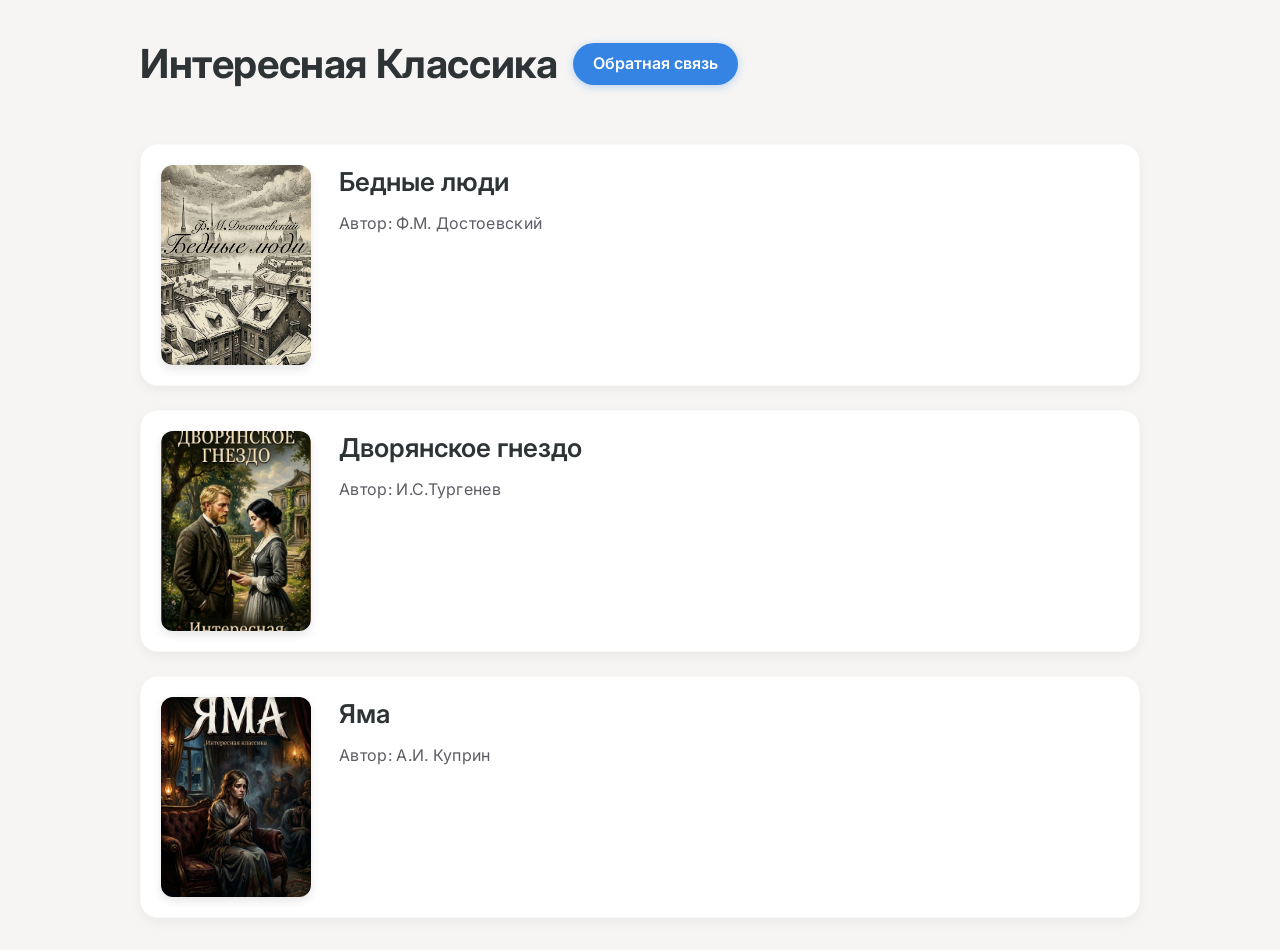
<file: index.html>
<!DOCTYPE html>
<html lang="ru">
<head>
    <meta charset="UTF-8">
    <meta name="viewport" content="width=device-width, initial-scale=1.0">
    <title>Интересная Классика</title>
    <link rel="stylesheet" href="styles.css">
    <link rel="preconnect" href="https://fonts.googleapis.com">
    <link rel="preconnect" href="https://fonts.gstatic.com" crossorigin>
    <link href="https://fonts.googleapis.com/css2?family=Inter:wght@400;500;600;700&display=swap" rel="stylesheet">
</head>
<body>
    <header>
        <h1 class="project-title">Интересная Классика</h1>
        <a href="https://forms.yandex.ru/u/6a0d2329d046883d7c038b00" class="feedback-btn" target="_blank">Обратная связь</a>
    </header>
    <main>
        <section class="comics-list">
            
        </section>
    </main>
    <script src="script.js"></script>
</body>
</html>
</file>
<file: styles.css>
:root {
    --bg-color: #f6f5f4;
    --card-bg: #ffffff;
    --text-primary: #2e3436;
    --text-secondary: #5e5c64;
    --accent-bg: #3584e4;
    --accent-hover: #4990e7;
    --border-radius-card: 18px;
    --border-radius-btn: 40px;
    --shadow: 0 4px 12px rgba(0, 0, 0, 0.05);
    --shadow-hover: 0 12px 24px rgba(0, 0, 0, 0.08);
    --font-sans: 'Inter', 'Roboto', 'Cantarell', 'Helvetica', 'Arial', sans-serif;
}

* {
    margin: 0;
    padding: 0;
    box-sizing: border-box;
}

body {
    background-color: var(--bg-color);
    color: var(--text-primary);
    font-family: var(--font-sans);
    line-height: 1.6;
    padding: 32px 24px;
    min-height: 100vh;
}

header {
    display: flex;
    align-items: center;
    gap: 16px;
    margin-bottom: 48px;
    max-width: 1000px;
    margin-left: auto;
    margin-right: auto;
    width: 100%;
}

.project-title {
    font-size: 40px;
    font-weight: 700;
    color: var(--text-primary);
    letter-spacing: -0.01em;
    margin: 0;
}

.back-link {
    display: inline-flex;
    align-items: center;
    justify-content: center;
    width: 40px;
    height: 40px;
    background: transparent;
    color: var(--text-primary);
    font-size: 28px;
    font-weight: 300;
    text-decoration: none;
    border-radius: 50%;
    transition: background-color 0.2s;
    line-height: 1;
}

.back-link:hover {
    background-color: rgba(0, 0, 0, 0.05);
}

.back-link span {
    display: none; 
}

.back-link::before {
    content: "←"; 
    display: block;
    margin-top: -4px; 
}

.comics-list {
    display: flex;
    flex-direction: column;
    gap: 24px;
    max-width: 1000px;
    margin: 0 auto;
    width: 100%;
}

.comic-item {
    display: flex;
    align-items: flex-start; 
    background: var(--card-bg);
    border-radius: var(--border-radius-card);
    padding: 20px;
    box-shadow: var(--shadow);
    transition: box-shadow 0.25s, transform 0.2s;
    border: 1px solid rgba(0, 0, 0, 0.02);
    width: 100%;
}

.comic-item:hover {
    box-shadow: var(--shadow-hover);
    transform: translateY(-2px);
}

.comic-cover {
    width: 150px;
    height: 200px;
    object-fit: cover;
    border-radius: 12px;
    flex-shrink: 0;
    box-shadow: 0 4px 10px rgba(0, 0, 0, 0.1);
    margin-right: 28px;
}

.comic-info {
    display: flex;
    align-items: center;
    flex: 1;
    height: 100%;
}

.comic-title {
    font-size: 26px;
    font-weight: 600;
    color: var(--text-primary);
    text-decoration: none;
    transition: color 0.1s;
    border-bottom: 2px solid transparent;
    padding-bottom: 4px;
    line-height: 1.3;
}

.comic-title:hover {
    color: var(--accent-bg);
    border-bottom-color: var(--accent-bg);
}

.comic-detail-card {
    background: var(--card-bg);
    border-radius: 24px;
    padding: 40px;
    box-shadow: var(--shadow);
    max-width: 1000px;
    margin: 0 auto;
    border: 1px solid rgba(0, 0, 0, 0.02);
}

.comic-detail-header {
    display: flex;
    gap: 40px;
}

.detail-cover {
    width: 270px;
    height: 380px;
    object-fit: cover;
    border-radius: 16px;
    box-shadow: 0 12px 28px rgba(0, 0, 0, 0.15);
    flex-shrink: 0;
}

.title-download {
    display: flex;
    align-items: center;
    justify-content: space-between;
    gap: 20px;
    flex-wrap: wrap;
    margin-bottom: 24px;
}

.detail-title {
    font-size: 40px;
    font-weight: 700;
    color: var(--text-primary);
    margin-bottom: 0;
    line-height: 1.2;
}

.detail-description {
    font-size: 20px;
    color: var(--text-secondary);
    margin-bottom: 36px;
    max-width: 600px;
}

.download-btn {
    display: inline-flex;
    align-items: center;
    gap: 10px;
    background: var(--accent-bg);
    color: white;
    padding: 14px 36px;
    font-size: 18px;
    font-weight: 600;
    text-decoration: none;
    border-radius: var(--border-radius-btn);
    transition: background 0.15s, transform 0.1s, box-shadow 0.2s;
    border: none;
    box-shadow: 0 4px 10px rgba(53, 132, 228, 0.3);
}

.download-btn:hover {
    background: var(--accent-hover);
    box-shadow: 0 8px 18px rgba(53, 132, 228, 0.4);
}

.download-btn:active {
    transform: scale(0.97);
}

.comic-text {
    display: flex;
    flex-direction: column;
    align-items: flex-start;
    gap: 6px;
}

.comic-author {
    font-size: 16px;
    color: var(--text-secondary);
    font-weight: 400;
    letter-spacing: 0.02em;
    display: flex;
    align-items: center;
    gap: 4px;
}

.details {
    font-size: 20px;
    color: var(--text-secondary);
    margin-bottom: 20px;
    font-weight: 400;
    display: flex;
    align-items: center;
    gap: 6px;
}

.comic-gallery {
    margin-top: 40px;
    border-top: 1px solid rgba(0, 0, 0, 0.1);
    padding-top: 30px;
}

.comic-gallery h3 {
    font-size: 22px;
    font-weight: 600;
    margin-bottom: 20px;
    color: var(--text-primary);
}

.gallery-images {
    display: flex;
    flex-wrap: wrap;
    gap: 20px;
    justify-content: flex-start;
}

.gallery-image {
    width: 290px;
    height: auto;
    border-radius: 12px;
    box-shadow: var(--shadow);
    object-fit: cover;
    transition: transform 0.2s, box-shadow 0.2s;
}

.gallery-image:hover {
    transform: scale(1.02);
    box-shadow: var(--shadow-hover);
}

@media (prefers-color-scheme: dark) {
    :root {
        --bg-color: #242424;
        --card-bg: #3a3a3a;
        --text-primary: #ffffff;
        --text-secondary: #c0c0c0;
        --accent-bg: #3584e4;
        --accent-hover: #4a94e8;
        --shadow: 0 4px 12px rgba(0, 0, 0, 0.3);
        --shadow-hover: 0 12px 24px rgba(0, 0, 0, 0.4);
    }

    .comic-item,
    .comic-detail-card {
        border: 1px solid rgba(255, 255, 255, 0.05);
    }

    .back-link:hover {
        background-color: rgba(255, 255, 255, 0.1);
    }

    .comic-title:hover {
        border-bottom-color: var(--accent-bg);
    }

    .download-btn {
        box-shadow: 0 4px 12px rgba(53, 132, 228, 0.3);
    }
    
    .comic-gallery {
        border-top-color: rgba(255, 255, 255, 0.15);
    }
}

@media (max-width: 800px) {
    body {
        padding: 24px 16px;
    }

    header {
        flex-wrap: wrap;
    }

    .comic-item {
        flex-direction: column;
        align-items: flex-start;
        padding: 24px;
    }

    .comic-cover {
        width: 100%;
        height: auto;
        aspect-ratio: 11 / 8;
        margin-right: 0;
        margin-bottom: 20px;
    }

    .comic-info {
        width: 100%;
    }

    .comic-title {
        font-size: 28px;
    }

    .comic-detail-header {
        flex-direction: column;
        align-items: center;
        text-align: center;
    }

    .detail-cover {
        width: 100%;
        max-width: 300px;
        height: auto;
        aspect-ratio: 11 / 8 ;
    }

    .detail-title {
        font-size: 32px;
        text-align: left;
    }

    .detail-description {
        font-size: 20px;
    }

    .download-btn {
        width: 100%;
        justify-content: center;
    }

    .detail-description,
    .details {
        text-align: left;
        width: 100%;
    }

    .back-link {
        display: none;
    }

    .lightbox-close {
        top: 15px;
        right: 20px;
        font-size: 48px;
    }    
}

.lightbox {
    display: none;
    position: fixed;
    z-index: 1000;
    left: 0;
    top: 0;
    width: 100%;
    height: 100%;
    background-color: rgba(0, 0, 0, 0.9);
    cursor: pointer;
    align-items: center;
    justify-content: center;
}

.lightbox-image {
    max-width: 90%;
    max-height: 90%;
    object-fit: contain;
    border-radius: 8px;
    box-shadow: 0 0 30px rgba(0, 0, 0, 0.5);
}

.lightbox-close {
    position: absolute;
    top: 20px;
    right: 30px;
    color: #fff;
    font-size: 40px;
    font-weight: bold;
    cursor: pointer;
    transition: color 0.2s;
    z-index: 1001;
}

.lightbox-close:hover {
    color: #ccc;
}

.feedback-btn {
    display: inline-flex;
    align-items: center;
    gap: 8px;
    background: var(--accent-bg);
    color: white;
    padding: 8px 20px;
    font-size: 16px;
    font-weight: 600;
    text-decoration: none;
    border-radius: 40px;
    transition: background 0.15s, transform 0.1s, box-shadow 0.2s;
    box-shadow: 0 2px 8px rgba(53, 132, 228, 0.3);
    white-space: nowrap;
}

.feedback-btn:hover {
    background: var(--accent-hover);
    box-shadow: 0 4px 12px rgba(53, 132, 228, 0.4);
}

.feedback-btn:active {
    transform: scale(0.97);
}
</file>
